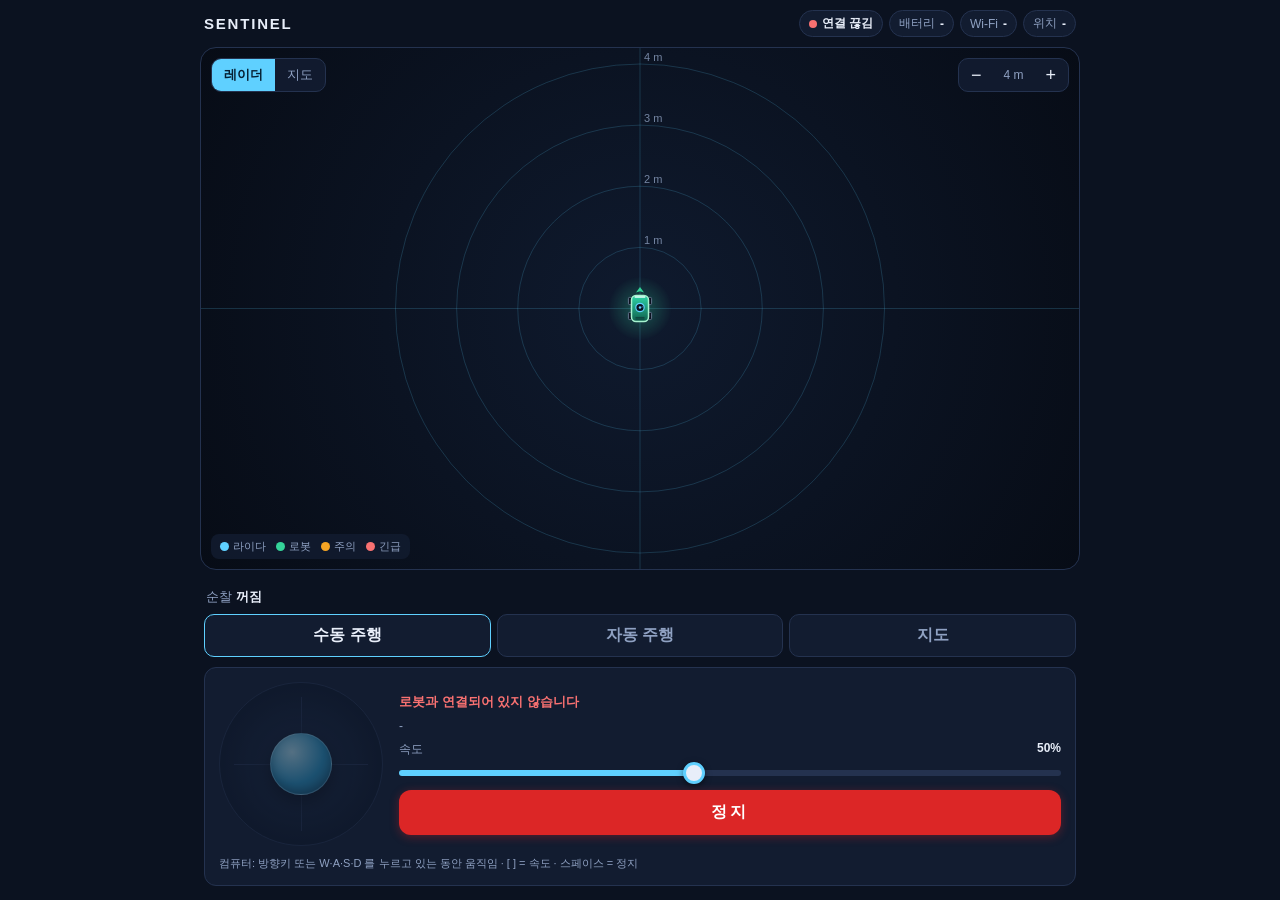
<file: src/security_patrol/web/index.html>
<!doctype html>
<html lang="ko">
<head>
<meta charset="utf-8">
<meta name="viewport" content="width=device-width, initial-scale=1, viewport-fit=cover">
<meta name="theme-color" content="#0b1220">
<title>SENTINEL 관제</title>
<link rel="stylesheet" href="style.css">
</head>
<body>
<div class="app">
  <!-- 상단: 연결 · 배터리 · Wi-Fi · 위치추정 -->
  <header class="top">
    <div class="brand">SENTINEL</div>
    <div class="chips">
      <span class="chip" id="conn"><i class="dot"></i><b>연결 중</b></span>
      <span class="chip" id="battery">배터리 <b>-</b></span>
      <span class="chip" id="wifi">Wi-Fi <b>-</b></span>
      <span class="chip" id="loc">위치 <b>-</b></span>
    </div>
  </header>

  <!-- 가운데: 레이더 / 지도 화면 -->
  <main class="view">
    <canvas id="canvas"></canvas>
    <div class="view-tools">
      <div class="seg" id="viewMode">
        <button data-mode="radar" class="on">레이더</button>
        <button data-mode="map">지도</button>
      </div>
      <div class="zoom">
        <button id="zoomOut" aria-label="축소">−</button>
        <span id="zoomLabel">4 m</span>
        <button id="zoomIn" aria-label="확대">+</button>
      </div>
    </div>
    <div class="legend">
      <span><i class="lg scan"></i>라이다</span>
      <span><i class="lg robot"></i>로봇</span>
      <span><i class="lg caution"></i>주의</span>
      <span><i class="lg urgent"></i>긴급</span>
    </div>
    <div class="banner" id="banner" hidden></div>
  </main>

  <!-- 아래: 순찰 상태 + 수동/자동 -->
  <section class="panel">
    <div class="patrol" id="patrol">순찰 정보 없음</div>
    <div class="tabs" id="tabs">
      <button data-tab="manual" class="on">수동 주행</button>
      <button data-tab="auto">자동 주행</button>
      <button data-tab="map">지도</button>
    </div>
    <div class="tab-body" data-body="manual">
      <div class="drive">
        <!-- 조이스틱: 위 = 앞으로, 좌우 = 제자리 회전. 손을 떼면 바로 정지 -->
        <div class="stick" id="stick" role="application" aria-label="조이스틱">
          <div class="knob" id="knob"></div>
        </div>
        <div class="drive-side">
          <div class="drive-status" id="driveStatus">조이스틱으로 조종하세요</div>
          <div class="drive-speed" id="driveSpeed">-</div>
          <button class="ghost" id="stopPatrolForManual" hidden>순찰 멈추고 수동 주행</button>
          <label class="speed">
            <span class="speed-head">속도 <b id="speedLabel">50%</b></span>
            <input type="range" id="speedRange" min="10" max="100" step="10" value="50" aria-label="최고 속도">
          </label>
          <button class="estop" id="estop">정지</button>
        </div>
      </div>
      <p class="hint">컴퓨터: 방향키 또는 W·A·S·D 를 누르고 있는 동안 움직임 · [ ] = 속도 · 스페이스 = 정지</p>
    </div>
    <div class="tab-body" data-body="map" hidden>
      <!-- 지도 만들기 (자율 탐사): 로봇이 스스로 돌며 지도를 채우고, 끝나면 지도와 순찰 코스를 저장한다 -->
      <div class="mode-line" id="modeLine">모드 정보 없음</div>
      <div class="explore-stats" id="exploreStats" hidden></div>
      <p class="soon" id="mapHint">로봇이 스스로 돌아다니며 새 지도를 만들고, 끝나면 출발점으로 돌아와 순찰 코스까지 만듭니다.
        그동안 순찰과 이상 감지는 멈춥니다. 로봇 주변을 비워 두세요.</p>
      <div class="map-actions" id="mapActions"></div>
    </div>
    <div class="tab-body" data-body="auto" hidden>
      <div class="auto-head"><span>순찰 코스</span>
        <span><button class="link" id="planOpen">＋ 자동 만들기</button><button class="link" id="refreshCourses">새로 고침</button></span>
      </div>
      <!-- 지도로 코스 자동 만들기: 감시 거리를 고르면 지도에 미리보기, 저장하면 목록에 들어간다 -->
      <div class="plan" id="planBox" hidden>
        <div class="plan-title">지도로 코스 자동 만들기</div>
        <div class="auto-row">
          <span class="auto-label">감시 거리</span>
          <div class="seg small" id="viewChoice">
            <button data-view="1.5">촘촘 1.5m</button>
            <button data-view="2.5" class="on">보통 2.5m</button>
            <button data-view="3.5">넓게 3.5m</button>
          </div>
        </div>
        <div class="plan-info" id="planInfo">계산 중…</div>
        <input class="plan-name" id="planName" maxlength="30" placeholder="코스 이름 (비우면 날짜로)">
        <div class="plan-actions">
          <button class="btn2" id="planCancel">취소</button>
          <button class="btn2 primary" id="planSave" disabled>이 코스 저장</button>
        </div>
      </div>
      <div id="autoMain">
      <div class="courses" id="courses"><p class="soon">코스를 불러오는 중…</p></div>
      <div class="auto-row">
        <span class="auto-label">바퀴</span>
        <div class="seg small" id="lapChoice">
          <button data-laps="0" class="on">계속 반복</button>
          <button data-laps="1">1바퀴</button>
          <button data-laps="3">3바퀴</button>
        </div>
      </div>
      <div class="progress" id="progress" hidden>
        <div class="progress-text" id="progressText"></div>
        <div class="bar"><i id="progressBar"></i></div>
      </div>
      <button class="go" id="patrolBtn">순찰 시작</button>
      </div>
    </div>
  </section>
</div>
<div class="toast" id="toast" hidden></div>
<script src="app.js"></script>
</body>
</html>
</file>
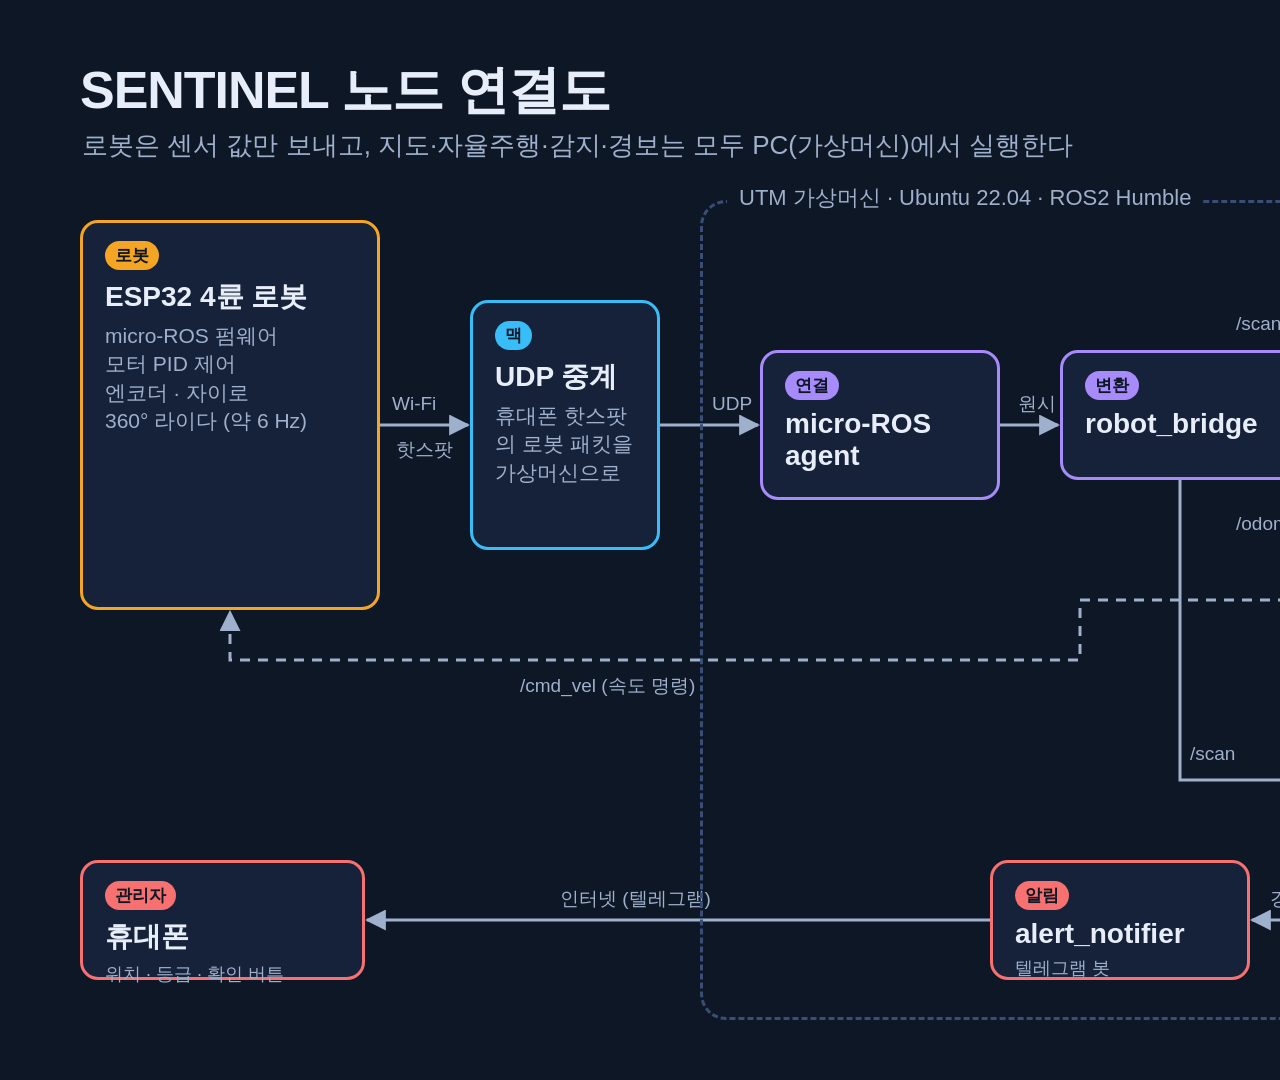
<file: Docs/video/node_diagram.html>
<!doctype html>
<html lang="ko">
<head>
<meta charset="utf-8">
<title>SENTINEL 노드 연결도</title>
<style>
  :root {
    --bg: #0e1726; --panel: #16223a; --line: #2b3b5c; --text: #e8eef9; --muted: #9fb0cc;
    --robot: #f5a524; --relay: #38bdf8; --ros: #a78bfa; --nav: #34d399; --alert: #f87171;
  }
  * { box-sizing: border-box; margin: 0; padding: 0; }
  body { width: 1920px; height: 1080px; background: var(--bg); color: var(--text);
         font-family: "Apple SD Gothic Neo", sans-serif; overflow: hidden; position: relative; }
  h1 { position: absolute; left: 80px; top: 56px; font-size: 52px; font-weight: 700; letter-spacing: -0.02em; }
  .sub { position: absolute; left: 82px; top: 128px; font-size: 26px; color: var(--muted); }
  .box { position: absolute; border-radius: 18px; background: var(--panel); border: 3px solid var(--line);
         padding: 18px 22px; }
  .box h2 { font-size: 28px; font-weight: 700; margin-bottom: 6px; }
  .box p { font-size: 21px; color: var(--muted); line-height: 1.35; }
  .tag { display: inline-block; font-size: 17px; font-weight: 700; padding: 3px 10px; border-radius: 999px;
         margin-bottom: 8px; color: #0e1726; }
  .vm { position: absolute; left: 700px; top: 200px; width: 1160px; height: 820px; border-radius: 26px;
        border: 3px dashed #3a4d75; }
  .vm span { position: absolute; left: 24px; top: -20px; background: var(--bg); padding: 0 12px;
             font-size: 22px; color: var(--muted); }
  svg { position: absolute; left: 0; top: 0; }
  .label { font-family: "Apple SD Gothic Neo", sans-serif; font-size: 19px; fill: var(--muted); }
</style>
</head>
<body>
  <h1>SENTINEL 노드 연결도</h1>
  <div class="sub">로봇은 센서 값만 보내고, 지도·자율주행·감지·경보는 모두 PC(가상머신)에서 실행한다</div>

  <svg width="1920" height="1080" viewBox="0 0 1920 1080">
    <defs>
      <marker id="a" viewBox="0 0 10 10" refX="9" refY="5" markerWidth="7" markerHeight="7" orient="auto">
        <path d="M0,0 L10,5 L0,10 z" fill="#9fb0cc"/>
      </marker>
    </defs>
    <g stroke="#9fb0cc" stroke-width="3" fill="none" marker-end="url(#a)">
      <path d="M380,425 L468,425"/>
      <path d="M660,425 L758,425"/>
      <path d="M1000,425 L1058,425"/>
      <path d="M1300,385 L1358,300"/>
      <path d="M1300,445 L1358,520"/>
      <path d="M1180,480 L1180,780 L1358,780"/>
      <path d="M1360,600 L1080,600 L1080,660 L230,660 L230,612" stroke-dasharray="10 8"/>
      <path d="M1660,640 L1660,622"/>
      <path d="M1480,830 L1480,858"/>
      <path d="M1360,920 L1252,920"/>
      <path d="M990,920 L367,920"/>
    </g>
    <text class="label" x="392" y="410">Wi-Fi</text>
    <text class="label" x="396" y="456">핫스팟</text>
    <text class="label" x="712" y="410">UDP</text>
    <text class="label" x="1018" y="410">원시</text>
    <text class="label" x="1236" y="330">/scan</text>
    <text class="label" x="1236" y="530">/odom</text>
    <text class="label" x="1190" y="760">/scan</text>
    <text class="label" x="520" y="692">/cmd_vel (속도 명령)</text>
    <text class="label" x="1270" y="905">경보</text>
    <text class="label" x="560" y="905">인터넷 (텔레그램)</text>
  </svg>

  <div class="box" style="left:80px; top:220px; width:300px; height:390px; border-color: var(--robot);">
    <span class="tag" style="background: var(--robot);">로봇</span>
    <h2>ESP32 4륜 로봇</h2>
    <p>micro-ROS 펌웨어<br>모터 PID 제어<br>엔코더 · 자이로<br>360° 라이다 (약 6 Hz)</p>
  </div>

  <div class="box" style="left:470px; top:300px; width:190px; height:250px; border-color: var(--relay);">
    <span class="tag" style="background: var(--relay);">맥</span>
    <h2>UDP 중계</h2>
    <p>휴대폰 핫스팟의 로봇 패킷을 가상머신으로</p>
  </div>

  <div class="vm"><span>UTM 가상머신 · Ubuntu 22.04 · ROS2 Humble</span></div>

  <div class="box" style="left:760px; top:350px; width:240px; height:150px; border-color: var(--ros);">
    <span class="tag" style="background: var(--ros);">연결</span>
    <h2>micro-ROS agent</h2>
  </div>

  <div class="box" style="left:1060px; top:350px; width:240px; height:130px; border-color: var(--ros);">
    <span class="tag" style="background: var(--ros);">변환</span>
    <h2>robot_bridge</h2>
  </div>

  <div class="box" style="left:1360px; top:230px; width:460px; height:130px; border-color: var(--nav);">
    <span class="tag" style="background: var(--nav);">지도</span>
    <h2>slam_toolbox</h2>
    <p>빈 공간을 돌며 기준 지도 작성</p>
  </div>

  <div class="box" style="left:1360px; top:440px; width:460px; height:180px; border-color: var(--nav);">
    <span class="tag" style="background: var(--nav);">자율주행</span>
    <h2>AMCL + Nav2</h2>
    <p>지도 위 위치추정 · 경로 계획 · 장애물 회피</p>
  </div>

  <div class="box" style="left:1500px; top:640px; width:320px; height:70px; padding: 14px 22px; border-color: var(--nav);">
    <h2 style="font-size:24px;">patrol_node · 순찰 지점</h2>
  </div>

  <div class="box" style="left:1360px; top:730px; width:240px; height:100px; padding: 14px 20px; border-color: var(--alert);">
    <h2 style="font-size:24px;">anomaly_detector</h2>
    <p style="font-size:18px;">지도와 비교해 새 물체</p>
  </div>

  <div class="box" style="left:1360px; top:860px; width:260px; height:120px; border-color: var(--alert);">
    <span class="tag" style="background: var(--alert);">사건</span>
    <h2>incident_manager</h2>
    <p style="font-size:18px;">긴급 / 주의 · 중복 방지</p>
  </div>

  <div class="box" style="left:990px; top:860px; width:260px; height:120px; border-color: var(--alert);">
    <span class="tag" style="background: var(--alert);">알림</span>
    <h2>alert_notifier</h2>
    <p style="font-size:18px;">텔레그램 봇</p>
  </div>

  <div class="box" style="left:80px; top:860px; width:285px; height:120px; border-color: var(--alert);">
    <span class="tag" style="background: var(--alert);">관리자</span>
    <h2>휴대폰</h2>
    <p style="font-size:18px;">위치 · 등급 · 확인 버튼</p>
  </div>
</body>
</html>
</file>
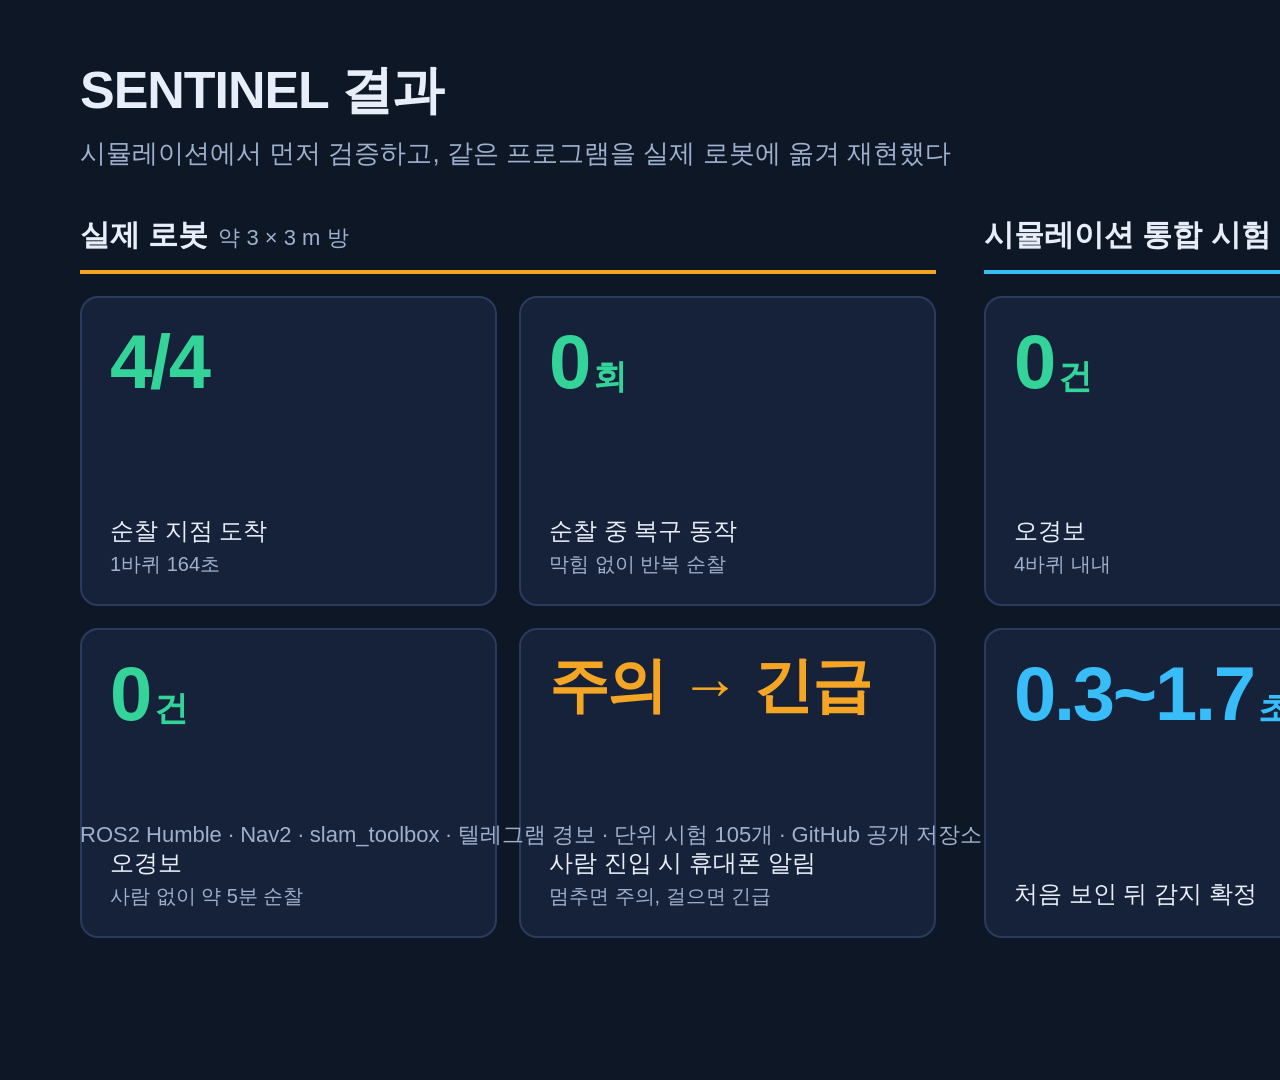
<file: Docs/video/results.html>
<!doctype html>
<html lang="ko">
<head>
<meta charset="utf-8">
<title>SENTINEL 결과</title>
<style>
  :root { --bg: #0e1726; --panel: #16223a; --line: #2b3b5c; --text: #e8eef9; --muted: #9fb0cc;
          --real: #f5a524; --sim: #38bdf8; --good: #34d399; }
  * { box-sizing: border-box; margin: 0; padding: 0; }
  body { width: 1920px; height: 1080px; background: var(--bg); color: var(--text);
         font-family: "Apple SD Gothic Neo", sans-serif; padding: 56px 80px; overflow: hidden; }
  h1 { font-size: 52px; font-weight: 700; letter-spacing: -0.02em; }
  .sub { font-size: 26px; color: var(--muted); margin-top: 10px; }
  .cols { display: grid; grid-template-columns: 1fr 1fr; gap: 48px; margin-top: 44px; }
  .col h2 { font-size: 30px; font-weight: 700; padding-bottom: 14px; margin-bottom: 22px;
            border-bottom: 4px solid; }
  .col h2 small { font-size: 22px; color: var(--muted); font-weight: 400; margin-left: 10px; }
  .grid { display: grid; grid-template-columns: 1fr 1fr; gap: 22px; }
  .tile { background: var(--panel); border: 2px solid var(--line); border-radius: 18px; padding: 26px 28px;
          height: 310px; display: flex; flex-direction: column; justify-content: space-between; }
  .num { font-size: 76px; font-weight: 700; letter-spacing: -0.03em; line-height: 1; }
  .num small { font-size: 34px; font-weight: 700; margin-left: 4px; }
  .lbl { font-size: 24px; line-height: 1.35; }
  .lbl span { display: block; font-size: 20px; color: var(--muted); margin-top: 4px; }
  .foot { position: absolute; left: 80px; bottom: 50px; font-size: 22px; color: var(--muted); }
</style>
</head>
<body>
  <h1>SENTINEL 결과</h1>
  <div class="sub">시뮬레이션에서 먼저 검증하고, 같은 프로그램을 실제 로봇에 옮겨 재현했다</div>

  <div class="cols">
    <div class="col">
      <h2 style="border-color: var(--real);">실제 로봇<small>약 3 × 3 m 방</small></h2>
      <div class="grid">
        <div class="tile">
          <div class="num" style="color: var(--good);">4/4</div>
          <div class="lbl">순찰 지점 도착<span>1바퀴 164초</span></div>
        </div>
        <div class="tile">
          <div class="num" style="color: var(--good);">0<small>회</small></div>
          <div class="lbl">순찰 중 복구 동작<span>막힘 없이 반복 순찰</span></div>
        </div>
        <div class="tile">
          <div class="num" style="color: var(--good);">0<small>건</small></div>
          <div class="lbl">오경보<span>사람 없이 약 5분 순찰</span></div>
        </div>
        <div class="tile">
          <div class="num" style="color: var(--real); font-size: 60px;">주의 → 긴급</div>
          <div class="lbl">사람 진입 시 휴대폰 알림<span>멈추면 주의, 걸으면 긴급</span></div>
        </div>
      </div>
    </div>

    <div class="col">
      <h2 style="border-color: var(--sim);">시뮬레이션 통합 시험<small>Gazebo · 4바퀴</small></h2>
      <div class="grid">
        <div class="tile">
          <div class="num" style="color: var(--good);">0<small>건</small></div>
          <div class="lbl">오경보<span>4바퀴 내내</span></div>
        </div>
        <div class="tile">
          <div class="num" style="color: var(--good);">4/4</div>
          <div class="lbl">넣어 둔 물체 감지<span>사람 2 · 상자 · 작은 병</span></div>
        </div>
        <div class="tile">
          <div class="num" style="color: var(--sim);">0.3~1.7<small>초</small></div>
          <div class="lbl">처음 보인 뒤 감지 확정</div>
        </div>
        <div class="tile">
          <div class="num" style="color: var(--sim);">≤ 0.22<small>m</small></div>
          <div class="lbl">감지 위치 오차</div>
        </div>
      </div>
    </div>
  </div>

  <div class="foot">ROS2 Humble · Nav2 · slam_toolbox · 텔레그램 경보 · 단위 시험 105개 · GitHub 공개 저장소</div>
</body>
</html>
</file>
<file: src/security_patrol/web/style.css>
:root {
  --bg: #0b1220;
  --panel: #121c30;
  --line: #24324f;
  --text: #e8eef9;
  --muted: #8fa1c2;
  --accent: #5fd0ff;
  --ok: #34d399;
  --caution: #f5a524;
  --urgent: #f87171;
}
* { box-sizing: border-box; }
html, body { margin: 0; height: 100%; background: var(--bg); color: var(--text);
  font-family: -apple-system, "Apple SD Gothic Neo", "Noto Sans KR", sans-serif; -webkit-tap-highlight-color: transparent; }
button { font: inherit; color: inherit; }

.app { display: flex; flex-direction: column; height: 100dvh; max-width: 900px; margin: 0 auto;
  padding: env(safe-area-inset-top) 0 env(safe-area-inset-bottom); }

/* 상단 */
.top { display: flex; align-items: center; justify-content: space-between; gap: 8px; padding: 10px 14px; }
.brand { font-weight: 800; letter-spacing: .12em; font-size: 15px; }
.chips { display: flex; gap: 6px; flex-wrap: wrap; justify-content: flex-end; }
.chip { display: inline-flex; align-items: center; gap: 5px; padding: 4px 9px; border-radius: 999px;
  background: var(--panel); border: 1px solid var(--line); color: var(--muted); font-size: 12px; white-space: nowrap; }
.chip b { color: var(--text); font-weight: 600; }
.dot { width: 8px; height: 8px; border-radius: 50%; background: var(--muted); }
.chip.ok .dot { background: var(--ok); box-shadow: 0 0 8px var(--ok); }
.chip.bad .dot { background: var(--urgent); }
.chip.warn b { color: var(--caution); }

/* 가운데 화면 */
.view { position: relative; flex: 1; min-height: 260px; margin: 0 10px; border-radius: 16px; overflow: hidden;
  background: radial-gradient(circle at 50% 50%, #0f1a2e, #070c16); border: 1px solid var(--line); }
#canvas { position: absolute; inset: 0; width: 100%; height: 100%; touch-action: none; }
.view-tools { position: absolute; top: 10px; left: 10px; right: 10px; display: flex; justify-content: space-between; pointer-events: none; }
.seg, .zoom { pointer-events: auto; display: flex; align-items: center; background: rgba(18, 28, 48, .9);
  border: 1px solid var(--line); border-radius: 10px; overflow: hidden; }
.seg button, .zoom button { border: 0; background: none; padding: 7px 12px; font-size: 13px; color: var(--muted); }
.seg button.on { background: var(--accent); color: #062033; font-weight: 700; }
.zoom button { font-size: 18px; padding: 4px 12px; color: var(--text); }
.zoom span { font-size: 12px; color: var(--muted); min-width: 40px; text-align: center; }
.legend { position: absolute; left: 10px; bottom: 10px; display: flex; gap: 10px; font-size: 11px; color: var(--muted);
  background: rgba(18, 28, 48, .85); padding: 5px 9px; border-radius: 8px; }
.legend span { display: inline-flex; align-items: center; gap: 4px; }
.lg { width: 9px; height: 9px; border-radius: 50%; display: inline-block; }
.lg.scan { background: var(--accent); }
.lg.robot { background: var(--ok); }
.lg.caution { background: var(--caution); }
.lg.urgent { background: var(--urgent); }
.banner { position: absolute; left: 50%; top: 56px; transform: translateX(-50%); padding: 6px 12px; border-radius: 8px;
  background: rgba(248, 113, 113, .15); border: 1px solid var(--urgent); color: #ffd1d1; font-size: 12px; white-space: nowrap; }

/* 아래 패널 */
.panel { padding: 10px 14px 14px; }
.patrol { font-size: 13px; color: var(--muted); padding: 8px 2px; }
.patrol b { color: var(--text); }
.tabs { display: flex; gap: 6px; }
.tabs button { flex: 1; padding: 10px; border-radius: 10px; border: 1px solid var(--line); background: var(--panel);
  color: var(--muted); font-weight: 600; }
.tabs button.on { border-color: var(--accent); color: var(--text); }
.tab-body { margin-top: 10px; min-height: 90px; border-radius: 12px; background: var(--panel); border: 1px solid var(--line);
  padding: 14px; }
.soon { margin: 0; color: var(--muted); font-size: 13px; line-height: 1.5; }

/* 수동 주행 */
.drive { display: flex; gap: 16px; align-items: center; }
.stick { position: relative; flex: none; width: 164px; height: 164px; border-radius: 50%; touch-action: none;
  background: radial-gradient(circle, #1a2944 0%, #0c1526 72%); border: 1px solid var(--line); cursor: grab; }
.stick::before, .stick::after { content: ""; position: absolute; background: var(--line); }
.stick::before { left: 50%; top: 14px; bottom: 14px; width: 1px; }
.stick::after { top: 50%; left: 14px; right: 14px; height: 1px; }
.knob { position: absolute; z-index: 1; left: 50%; top: 50%; width: 62px; height: 62px; margin: -31px 0 0 -31px;
  border-radius: 50%; background: radial-gradient(circle at 35% 30%, #b8eeff, #2a9fd0 55%, #17648a);
  border: 1px solid rgba(255, 255, 255, .25);
  box-shadow: 0 6px 18px rgba(0, 0, 0, .6), inset 0 -4px 8px rgba(0, 0, 0, .25); transition: transform .22s cubic-bezier(.3, 1.4, .5, 1); }
.stick.active { cursor: grabbing; border-color: var(--accent); }
.stick.active .knob { transition: none; }
.stick.locked { opacity: .4; cursor: not-allowed; }
.drive-side { flex: 1; min-width: 0; display: flex; flex-direction: column; gap: 8px; }
.drive-status { font-size: 13px; font-weight: 600; line-height: 1.4; }
.drive-status.ok { color: var(--ok); }
.drive-status.warn { color: var(--caution); }
.drive-status.bad { color: var(--urgent); }
.drive-speed { font-size: 12px; color: var(--muted); font-variant-numeric: tabular-nums; }
.speed { display: flex; flex-direction: column; gap: 6px; }
.speed-head { display: flex; justify-content: space-between; font-size: 12px; color: var(--muted); }
.speed-head b { color: var(--text); font-weight: 600; font-variant-numeric: tabular-nums; }
#speedRange { -webkit-appearance: none; appearance: none; width: 100%; height: 6px; border-radius: 3px; margin: 6px 0;
  background: linear-gradient(to right, var(--accent) var(--fill, 44%), var(--line) var(--fill, 44%)); }
#speedRange::-webkit-slider-thumb { -webkit-appearance: none; width: 22px; height: 22px; border-radius: 50%;
  background: #e8eef9; border: 3px solid var(--accent); box-shadow: 0 2px 6px rgba(0, 0, 0, .5); }
#speedRange::-moz-range-thumb { width: 18px; height: 18px; border-radius: 50%; background: #e8eef9;
  border: 3px solid var(--accent); }
.estop { border: 0; border-radius: 12px; padding: 12px; background: #dc2626; color: #fff; font-weight: 800;
  letter-spacing: .2em; box-shadow: 0 2px 10px rgba(220, 38, 38, .35); }
.estop:active { background: #b91c1c; }
.hint { margin: 10px 0 0; font-size: 11px; color: var(--muted); }
@media (pointer: coarse) { .hint { display: none; } }

@media (min-width: 760px) {
  .view { min-height: 480px; }
}

/* 자동 주행 */
.auto-head { display: flex; justify-content: space-between; align-items: center; font-size: 12px; color: var(--muted); margin-bottom: 8px; }
.link { border: 0; background: none; color: var(--accent); font-size: 12px; padding: 2px 0; }
.courses { display: flex; flex-direction: column; gap: 6px; max-height: 168px; overflow-y: auto; }
.course { display: flex; justify-content: space-between; align-items: center; gap: 8px; width: 100%; text-align: left;
  padding: 10px 12px; border-radius: 10px; border: 1px solid var(--line); background: #0e1729; }
.course b { font-weight: 600; font-size: 14px; }
.course span { font-size: 12px; color: var(--muted); white-space: nowrap; }
.course.on { border-color: var(--accent); background: rgba(95, 208, 255, .08); }
.course:disabled { opacity: .55; }
.auto-row { display: flex; align-items: center; gap: 10px; margin-top: 12px; }
.auto-label { font-size: 12px; color: var(--muted); flex: none; }
.auto-row .seg { flex: 1; }
.progress { margin-top: 12px; }
.progress-text { font-size: 13px; margin-bottom: 6px; line-height: 1.4; }
.progress-text b { color: var(--accent); }
.bar { height: 6px; border-radius: 3px; background: var(--line); overflow: hidden; }
.bar i { display: block; height: 100%; width: 0; background: var(--accent); transition: width .4s; }
.go { width: 100%; margin-top: 12px; border: 0; border-radius: 12px; padding: 13px; font-weight: 800; letter-spacing: .1em;
  background: #10b981; color: #04261b; box-shadow: 0 2px 10px rgba(16, 185, 129, .3); }
.go.stop { background: #dc2626; color: #fff; box-shadow: 0 2px 10px rgba(220, 38, 38, .35); }
.go:disabled { background: var(--line); color: var(--muted); box-shadow: none; }
.ghost { border: 1px solid var(--caution); background: rgba(245, 165, 36, .1); color: #ffd79a; border-radius: 10px;
  padding: 8px; font-size: 12px; font-weight: 600; }
.toast { position: fixed; left: 50%; bottom: calc(24px + env(safe-area-inset-bottom)); transform: translateX(-50%);
  max-width: calc(100% - 32px); padding: 10px 14px; border-radius: 10px; font-size: 13px; z-index: 10;
  background: #1c2944; border: 1px solid var(--line); box-shadow: 0 6px 20px rgba(0, 0, 0, .5); }
.toast.ok { border-color: var(--ok); }
.toast.warn { border-color: var(--caution); }
.toast.bad { border-color: var(--urgent); }

/* 코스 자동 만들기 */
.auto-head .link + .link { margin-left: 12px; }
.plan { border: 1px dashed var(--caution); border-radius: 12px; padding: 12px; background: rgba(245, 165, 36, .05); }
.plan-title { font-size: 13px; font-weight: 700; color: #ffd79a; }
.plan .auto-row { margin-top: 10px; }
.plan-info { margin-top: 10px; font-size: 13px; line-height: 1.5; }
.plan-info b { color: #ffd79a; }
.plan-name { width: 100%; margin-top: 10px; padding: 9px 10px; border-radius: 8px; border: 1px solid var(--line);
  background: #0e1729; color: var(--text); font: inherit; font-size: 13px; }
.plan-actions { display: flex; gap: 8px; margin-top: 10px; }
.btn2 { flex: 1; padding: 10px; border-radius: 10px; border: 1px solid var(--line); background: var(--panel);
  color: var(--text); font-weight: 600; }
.btn2.primary { background: #f5a524; border-color: #f5a524; color: #1a1205; }
.btn2:disabled { opacity: .45; }

/* 지도 탭 (지도 만들기) */
.mode-line { font-size: 13px; line-height: 1.5; }
.mode-line b { color: var(--accent); }
.explore-stats { display: grid; grid-template-columns: repeat(3, 1fr); gap: 6px; margin-top: 10px; }
.stat { background: #0e1729; border: 1px solid var(--line); border-radius: 10px; padding: 8px; text-align: center; }
.stat b { display: block; font-size: 16px; font-variant-numeric: tabular-nums; }
.stat span { font-size: 11px; color: var(--muted); }
#mapHint { margin-top: 10px; }
.map-actions { display: flex; flex-direction: column; gap: 8px; margin-top: 12px; }
.map-actions .go { margin-top: 0; }
.go.explore { background: #f5a524; color: #1a1205; box-shadow: 0 2px 10px rgba(245, 165, 36, .3); }
.warn-text { color: var(--caution); font-size: 12px; }
</file>
